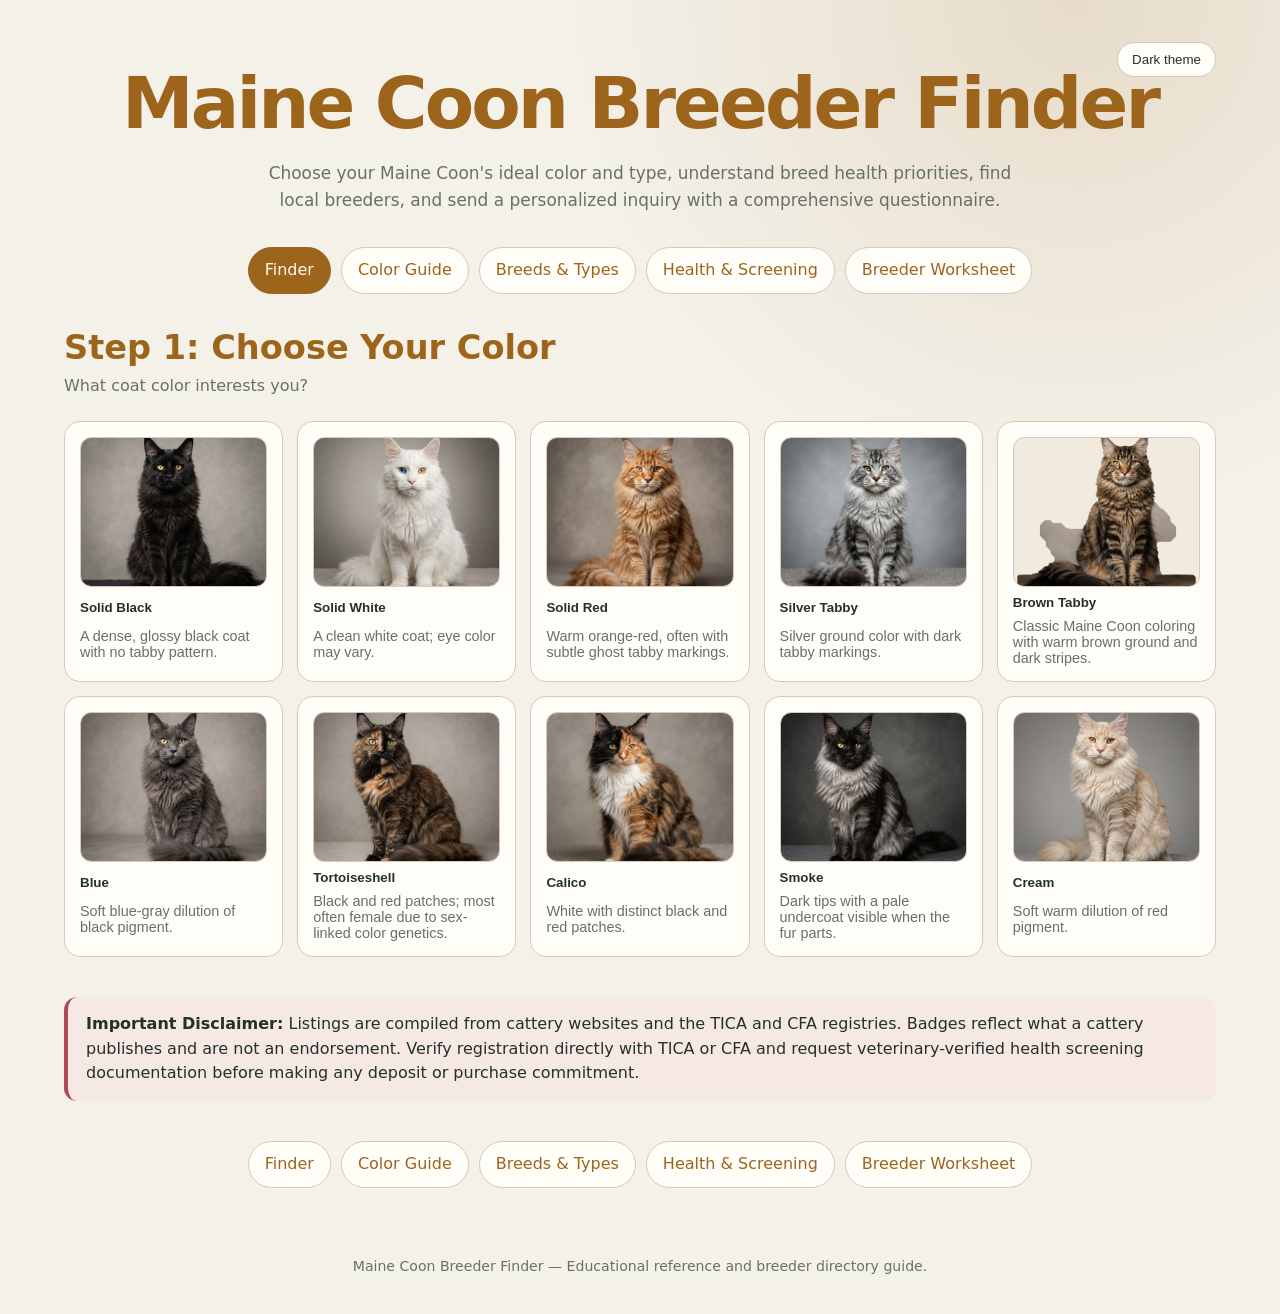
<file: index.html>
<!doctype html>
<html lang="en">
<head>
<meta charset="utf-8">
<meta name="viewport" content="width=device-width,initial-scale=1">
<title>Maine Coon Breeder Finder</title>
<meta name="description" content="Select your ideal Maine Coon color and type, review health risks and vet timelines, find local breeders, and generate a personalized inquiry with breeder questionnaire.">
<link rel="stylesheet" href="/styles.css">
</head>
<body>
<div class="wrap">

<header class="hero">
  <h1>Maine Coon Breeder Finder</h1>
  <p class="lead">Choose your Maine Coon's ideal color and type, understand breed health priorities, find local breeders, and send a personalized inquiry with a comprehensive questionnaire.</p>
  <button id="themeToggle" class="theme-btn" aria-label="Toggle dark/light theme">Dark theme</button>
</header>

<nav class="nav">
  <a href="/" class="current">Finder</a>
  <a href="/colors.html">Color Guide</a>
  <a href="/breeds.html">Breeds &amp; Types</a>
  <a href="/health.html">Health &amp; Screening</a>
  <a href="/worksheet.html">Breeder Worksheet</a>
</nav>

<section class="finder-step step-1 active">
  <h2>Step 1: Choose Your Color</h2>
  <p class="sub">What coat color interests you?</p>
  <div class="color-grid" id="colorGrid">
    <!-- Colors will be inserted by script -->
  </div>
</section>

<section class="finder-step step-2">
  <h2>Step 2: Select Your Preferred Type</h2>
  <p class="sub">Maine Coons come in subtle regional variations.</p>
  <div class="type-cards">
    <div class="type-card" data-type="american">
      <h3>American Type</h3>
      <p>Larger frame, muscular build, prominent ruff. Valued for size and classical Maine Coon appearance.</p>
      <ul class="traits">
        <li>Weight: 13–18+ lbs</li>
        <li>Head: Square, defined</li>
        <li>Ears: Large with tufts</li>
        <li>Body: Long, muscular</li>
      </ul>
      <button class="type-select" data-type="american">Select American Type</button>
    </div>
    <div class="type-card" data-type="european">
      <h3>European Type</h3>
      <p>Leaner, refined build, finer bone structure. Emphasizes elegance alongside breed standards.</p>
      <ul class="traits">
        <li>Weight: 11–15 lbs</li>
        <li>Head: Refined contours</li>
        <li>Ears: Proportionate to head</li>
        <li>Body: Lean, athletic</li>
      </ul>
      <button class="type-select" data-type="european">Select European Type</button>
    </div>
  </div>
</section>

<section class="finder-step step-3">
  <h2>Step 3: Key Health Priorities</h2>
  <p class="sub">Maine Coons have breed-specific health considerations. Review these before contacting a breeder.</p>
  
  <div class="health-priorities">
    <div class="priority-card major">
      <h3>Hypertrophic Cardiomyopathy (HCM)</h3>
      <p class="sub">Highest priority — affects up to 30% of Maine Coons.</p>
      <p><b>What it is:</b> Thickening of the heart muscle, reducing its ability to pump effectively.</p>
      <p><b>Screening:</b> Echocardiogram by a board-certified cardiologist. Repeat every 1–2 years.</p>
      <p><b>Warning signs:</b> Rapid/irregular heartbeat, lethargy, difficulty breathing, hind-leg paralysis (blood clot).</p>
      <p class="flag"><b>Ask breeders:</b> "What is the cardiac history of both parents? When was each last screened? Do you have echocardiogram reports?"</p>
    </div>

    <div class="priority-card">
      <h3>Hip Dysplasia</h3>
      <p class="sub">Malformation of the hip joint; degree varies.</p>
      <p><b>Screening:</b> X-rays evaluated by PennHIP or OFA. Preferably before breeding.</p>
      <p><b>Warning signs:</b> Difficulty jumping, rear-leg weakness, limping, reduced activity.</p>
      <p class="flag"><b>Ask breeders:</b> "Have both parents been hip-scored? What are the OFA or PennHIP results?"</p>
    </div>

    <div class="priority-card">
      <h3>Spinal Muscular Atrophy (SMA)</h3>
      <p class="sub">Rare but severe; kitten becomes progressively weak.</p>
      <p><b>Genetics:</b> Recessive — kitten must inherit the mutation from both parents.</p>
      <p><b>Test:</b> DNA test available; ethical breeders test parents.</p>
      <p class="flag"><b>Ask breeders:</b> "Have both parents been DNA-tested for SMA? Can you provide the results?"</p>
    </div>

    <div class="priority-card">
      <h3>Polycystic Kidney Disease (PKD)</h3>
      <p class="sub">Cysts form in the kidneys; leads to kidney failure.</p>
      <p><b>Genetics:</b> Recessive — inherited from both parents.</p>
      <p><b>Test:</b> Ultrasound screening; DNA test for some lineages.</p>
      <p class="flag"><b>Ask breeders:</b> "Have both parents been tested for PKD via ultrasound or DNA? What were the results?"</p>
    </div>
  </div>

  <div class="vet-timeline">
    <h3>Veterinary Care Timeline</h3>
    <div class="stage">
      <div class="age">8–12 weeks <span>Kitten arrival</span></div>
      <div class="stage-detail">
        <ul>
          <li>First vet exam and vaccines (FVRCP series)</li>
          <li>Parasite screening and prevention</li>
          <li>Ask breeder for kitten's medical history</li>
        </ul>
      </div>
    </div>
    <div class="stage">
      <div class="age">16 weeks <span>Booster and neuter/spay</span></div>
      <div class="stage-detail">
        <ul>
          <li>Final kitten vaccine booster</li>
          <li>Feline leukemia (FeLV) test if outdoor access</li>
          <li>Schedule spay/neuter if planned</li>
        </ul>
      </div>
    </div>
    <div class="stage">
      <div class="age">1 year <span>Adult baseline</span></div>
      <div class="stage-detail">
        <ul>
          <li><b>Echocardiogram for HCM screening</b> (first priority)</li>
          <li>Annual wellness exam</li>
          <li>Blood and urine baseline</li>
          <li>Discuss dental care plan</li>
        </ul>
      </div>
    </div>
    <div class="stage">
      <div class="age">2–7 years <span>Prime adult</span></div>
      <div class="stage-detail">
        <ul>
          <li>Annual wellness exams</li>
          <li>Repeat echocardiogram every 1–2 years (HCM)</li>
          <li>Monitor weight and activity</li>
          <li>Watch for joint issues given large frame</li>
        </ul>
      </div>
    </div>
    <div class="stage">
      <div class="age">7+ years <span>Senior</span></div>
      <div class="stage-detail">
        <ul>
          <li>Wellness exams every 6 months</li>
          <li>Annual or biennial echocardiogram</li>
          <li>Blood work to monitor kidney and thyroid function</li>
          <li>Discuss pain management and quality-of-life planning</li>
        </ul>
      </div>
    </div>
  </div>

  <button class="primary-btn" onclick="advanceTo(4)">Continue to Breeder Search</button>
</section>

<section class="finder-step step-4">
  <h2>Step 4: Find Local Breeders</h2>
  <p class="sub">Enter your location and search radius to find Maine Coon breeders near you.</p>
  
  <div class="search-form">
    <div class="form-group">
      <label for="zipInput">ZIP Code (US only)</label>
      <input type="text" id="zipInput" placeholder="e.g., 02134" maxlength="5">
      <div class="hint">We'll use this to calculate distance from breeders.</div>
    </div>
    
    <div class="form-group">
      <label for="radiusInput">Search Radius (miles)</label>
      <select id="radiusInput">
        <option value="">Choose a radius...</option>
        <option value="25">25 miles</option>
        <option value="50">50 miles</option>
        <option value="100">100 miles</option>
        <option value="200">200 miles</option>
        <option value="500">500 miles (nationwide)</option>
      </select>
      <div class="hint">How far are you willing to travel for a breeder consultation?</div>
    </div>

    <button class="primary-btn" id="searchBtn" disabled>Search Breeders</button>
    <div id="searchStatus" class="search-status"></div>
  </div>

  <div id="breederResults" class="breeder-results"></div>
</section>

<section class="finder-step step-5">
  <h2>Step 5: Review and Contact</h2>
  <p class="sub">Prepare your inquiry with the breeder questionnaire pre-loaded.</p>
  
  <div id="inquiryPreview" class="inquiry-preview"></div>
  <div id="selectedBreederInfo" class="selected-breeder-info"></div>
  
  <button class="primary-btn" id="generateEmailBtn" disabled>Generate Email Draft</button>
  <div id="emailDraft" class="email-draft-box"></div>
</section>

<div class="flag">
  <b>Important Disclaimer:</b> Listings are compiled from cattery websites and the TICA and CFA registries. Badges reflect what a cattery publishes and are not an endorsement. Verify registration directly with TICA or CFA and request veterinary-verified health screening documentation before making any deposit or purchase commitment.
</div>

<nav class="nav" style="margin-top:40px">
  <a href="/">Finder</a>
  <a href="/colors.html">Color Guide</a>
  <a href="/breeds.html">Breeds &amp; Types</a>
  <a href="/health.html">Health &amp; Screening</a>
  <a href="/worksheet.html">Breeder Worksheet</a>
</nav>

<footer>Maine Coon Breeder Finder — Educational reference and breeder directory guide.</footer>

</div>

<script src="/script.js"></script>
</body>
</html>
</file>
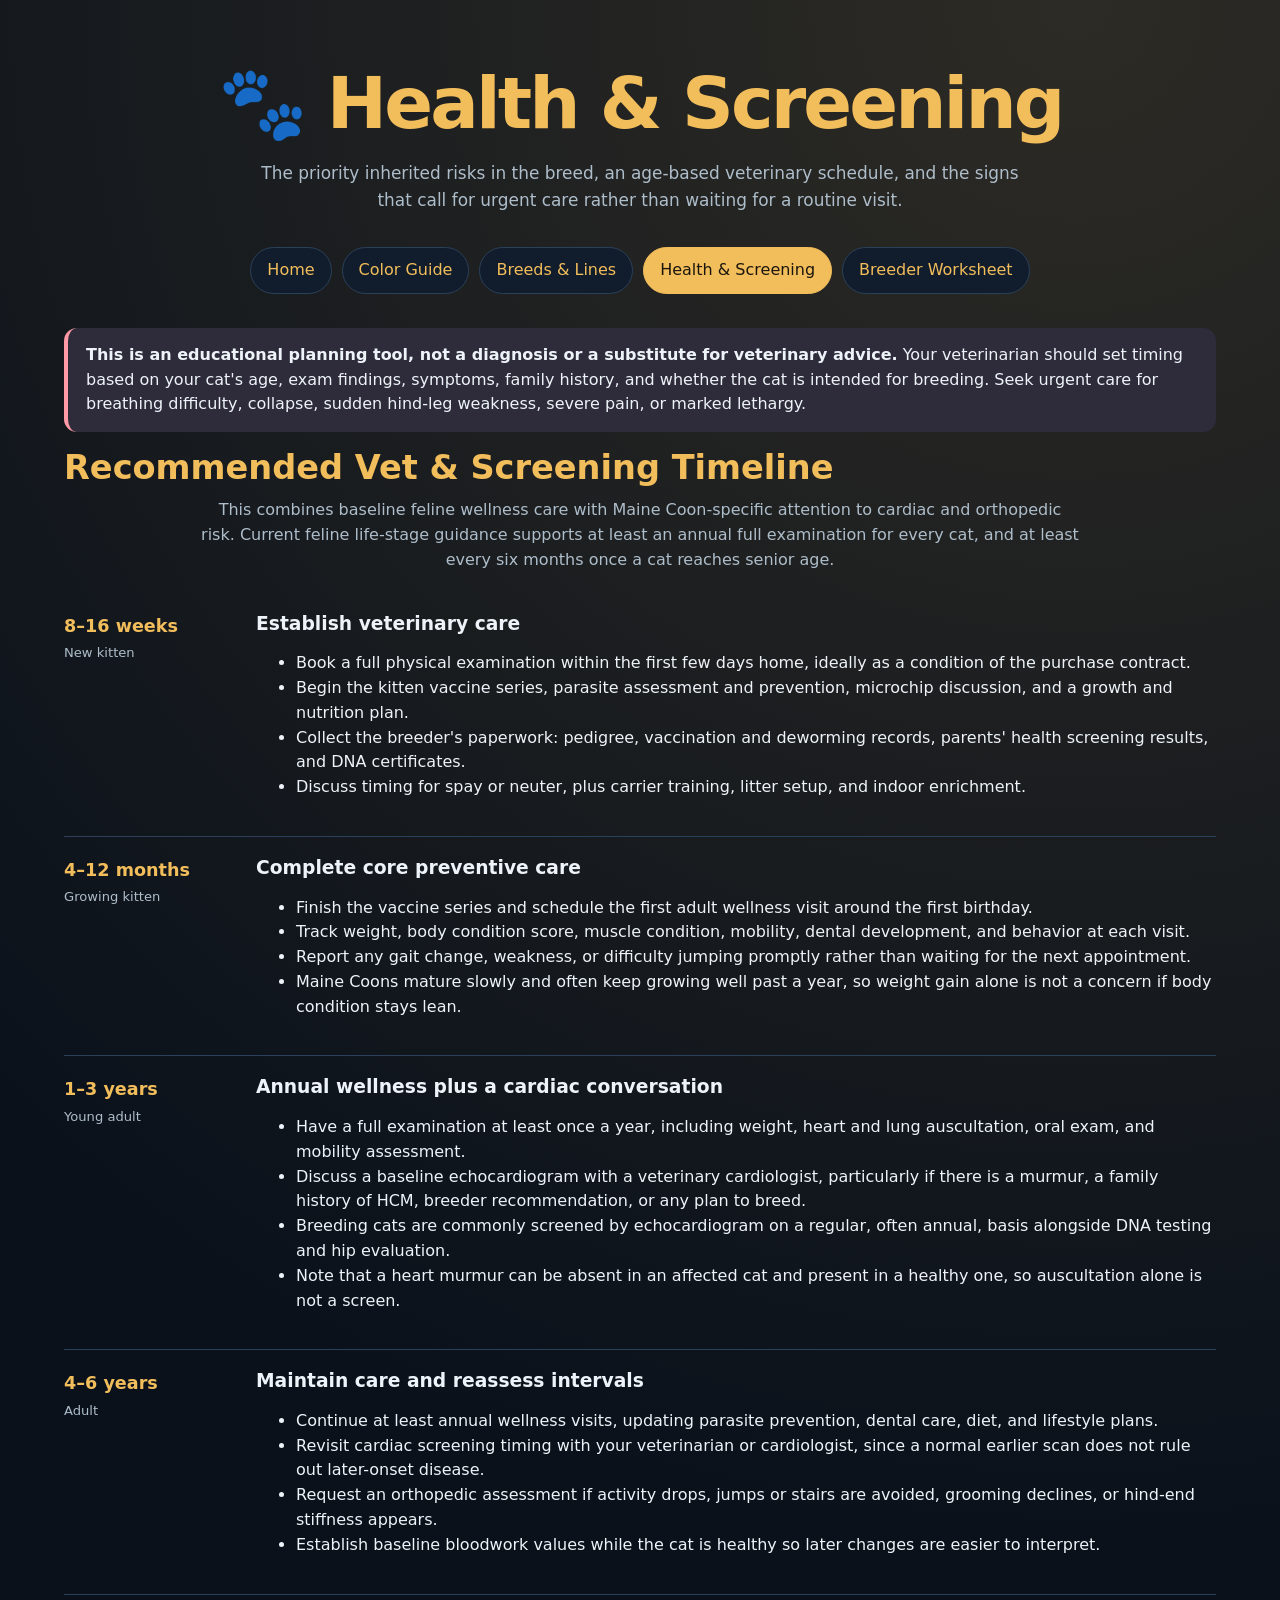
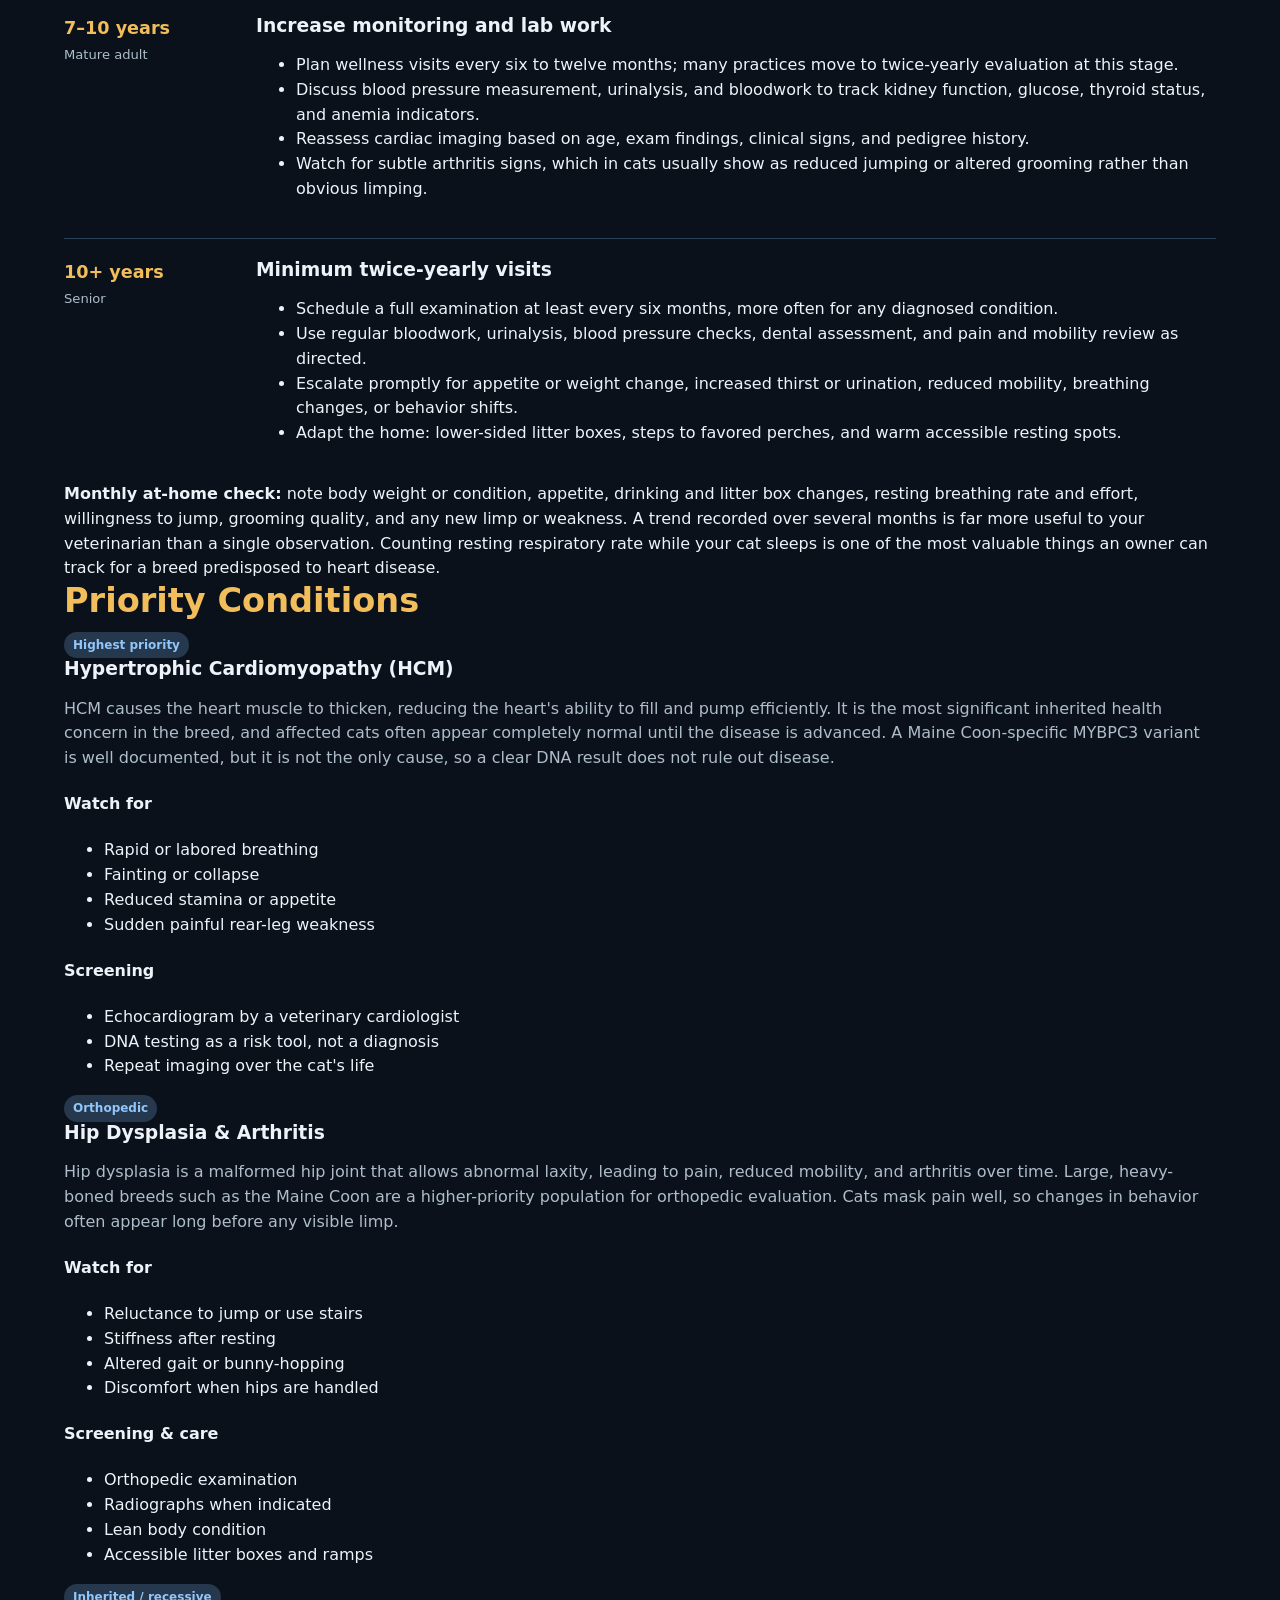
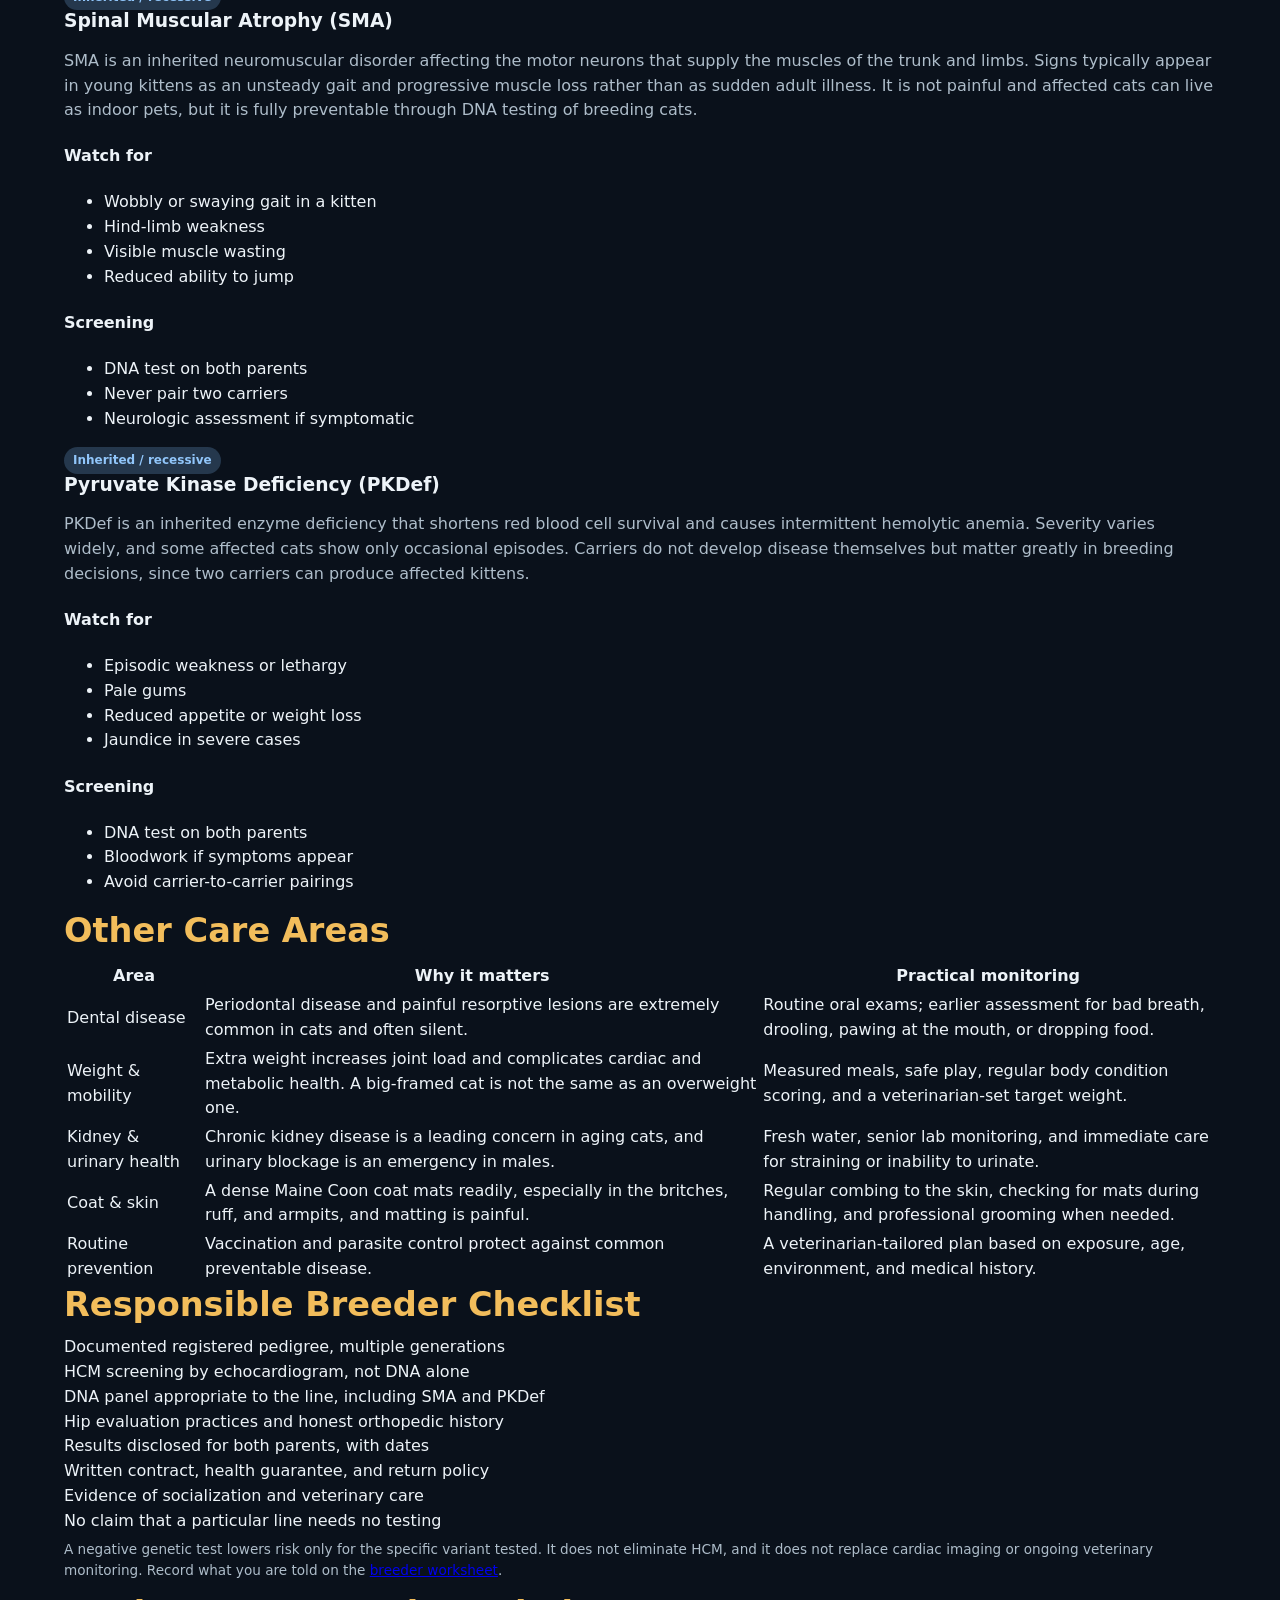
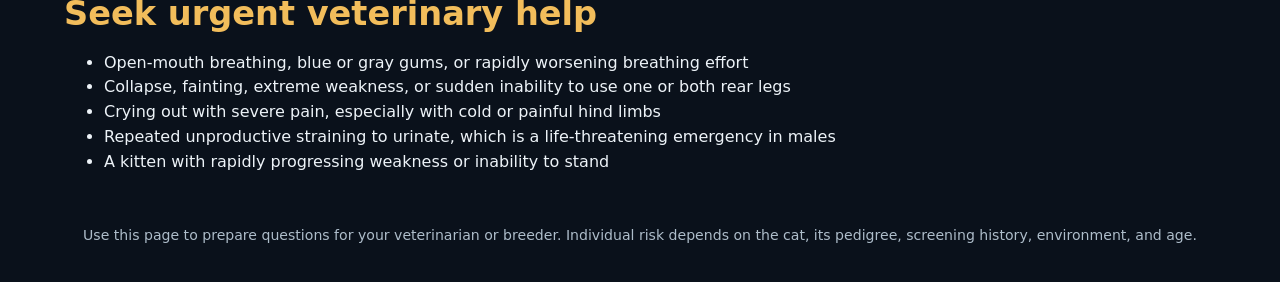
<file: health.html>
<!doctype html>
<html lang="en">
<head>
<meta charset="utf-8">
<meta name="viewport" content="width=device-width,initial-scale=1">
<title>Maine Coon Health &amp; Screening</title>
<meta name="description" content="Maine Coon health risks including HCM, hip dysplasia, SMA and PKDef, plus an age-based veterinary screening timeline.">
<link rel="stylesheet" href="/styles.css">
</head>
<body>
<div class="wrap">

<header class="hero">
  <h1>🐾 Health &amp; Screening</h1>
  <p class="lead">The priority inherited risks in the breed, an age-based veterinary schedule, and the signs that call for urgent care rather than waiting for a routine visit.</p>
</header>

<nav class="nav">
  <a href="/">Home</a>
  <a href="/colors.html">Color Guide</a>
  <a href="/breeds.html">Breeds &amp; Lines</a>
  <a href="/health.html" class="current">Health &amp; Screening</a>
  <a href="/worksheet.html">Breeder Worksheet</a>
</nav>

<div class="flag">
  <b>This is an educational planning tool, not a diagnosis or a substitute for veterinary advice.</b> Your veterinarian should set timing based on your cat's age, exam findings, symptoms, family history, and whether the cat is intended for breeding. Seek urgent care for breathing difficulty, collapse, sudden hind-leg weakness, severe pain, or marked lethargy.
</div>

<h2 class="section-title">Recommended Vet &amp; Screening Timeline</h2>
<p style="text-align:center;max-width:880px;margin:0 auto 20px">This combines baseline feline wellness care with Maine Coon-specific attention to cardiac and orthopedic risk. Current feline life-stage guidance supports at least an annual full examination for every cat, and at least every six months once a cat reaches senior age.</p>

<div class="card pad">

  <div class="stage">
    <div class="age">8–16 weeks<span>New kitten</span></div>
    <div>
      <h3>Establish veterinary care</h3>
      <ul>
        <li>Book a full physical examination within the first few days home, ideally as a condition of the purchase contract.</li>
        <li>Begin the kitten vaccine series, parasite assessment and prevention, microchip discussion, and a growth and nutrition plan.</li>
        <li>Collect the breeder's paperwork: pedigree, vaccination and deworming records, parents' health screening results, and DNA certificates.</li>
        <li>Discuss timing for spay or neuter, plus carrier training, litter setup, and indoor enrichment.</li>
      </ul>
    </div>
  </div>

  <div class="stage">
    <div class="age">4–12 months<span>Growing kitten</span></div>
    <div>
      <h3>Complete core preventive care</h3>
      <ul>
        <li>Finish the vaccine series and schedule the first adult wellness visit around the first birthday.</li>
        <li>Track weight, body condition score, muscle condition, mobility, dental development, and behavior at each visit.</li>
        <li>Report any gait change, weakness, or difficulty jumping promptly rather than waiting for the next appointment.</li>
        <li>Maine Coons mature slowly and often keep growing well past a year, so weight gain alone is not a concern if body condition stays lean.</li>
      </ul>
    </div>
  </div>

  <div class="stage">
    <div class="age">1–3 years<span>Young adult</span></div>
    <div>
      <h3>Annual wellness plus a cardiac conversation</h3>
      <ul>
        <li>Have a full examination at least once a year, including weight, heart and lung auscultation, oral exam, and mobility assessment.</li>
        <li>Discuss a baseline echocardiogram with a veterinary cardiologist, particularly if there is a murmur, a family history of HCM, breeder recommendation, or any plan to breed.</li>
        <li>Breeding cats are commonly screened by echocardiogram on a regular, often annual, basis alongside DNA testing and hip evaluation.</li>
        <li>Note that a heart murmur can be absent in an affected cat and present in a healthy one, so auscultation alone is not a screen.</li>
      </ul>
    </div>
  </div>

  <div class="stage">
    <div class="age">4–6 years<span>Adult</span></div>
    <div>
      <h3>Maintain care and reassess intervals</h3>
      <ul>
        <li>Continue at least annual wellness visits, updating parasite prevention, dental care, diet, and lifestyle plans.</li>
        <li>Revisit cardiac screening timing with your veterinarian or cardiologist, since a normal earlier scan does not rule out later-onset disease.</li>
        <li>Request an orthopedic assessment if activity drops, jumps or stairs are avoided, grooming declines, or hind-end stiffness appears.</li>
        <li>Establish baseline bloodwork values while the cat is healthy so later changes are easier to interpret.</li>
      </ul>
    </div>
  </div>

  <div class="stage">
    <div class="age">7–10 years<span>Mature adult</span></div>
    <div>
      <h3>Increase monitoring and lab work</h3>
      <ul>
        <li>Plan wellness visits every six to twelve months; many practices move to twice-yearly evaluation at this stage.</li>
        <li>Discuss blood pressure measurement, urinalysis, and bloodwork to track kidney function, glucose, thyroid status, and anemia indicators.</li>
        <li>Reassess cardiac imaging based on age, exam findings, clinical signs, and pedigree history.</li>
        <li>Watch for subtle arthritis signs, which in cats usually show as reduced jumping or altered grooming rather than obvious limping.</li>
      </ul>
    </div>
  </div>

  <div class="stage">
    <div class="age">10+ years<span>Senior</span></div>
    <div>
      <h3>Minimum twice-yearly visits</h3>
      <ul>
        <li>Schedule a full examination at least every six months, more often for any diagnosed condition.</li>
        <li>Use regular bloodwork, urinalysis, blood pressure checks, dental assessment, and pain and mobility review as directed.</li>
        <li>Escalate promptly for appetite or weight change, increased thirst or urination, reduced mobility, breathing changes, or behavior shifts.</li>
        <li>Adapt the home: lower-sided litter boxes, steps to favored perches, and warm accessible resting spots.</li>
      </ul>
    </div>
  </div>

</div>

<div class="tip">
  <b>Monthly at-home check:</b> note body weight or condition, appetite, drinking and litter box changes, resting breathing rate and effort, willingness to jump, grooming quality, and any new limp or weakness. A trend recorded over several months is far more useful to your veterinarian than a single observation. Counting resting respiratory rate while your cat sleeps is one of the most valuable things an owner can track for a breed predisposed to heart disease.
</div>

<h2 class="section-title">Priority Conditions</h2>
<div class="grid2">

  <article class="card pad">
    <span class="badge major">Highest priority</span>
    <h3>Hypertrophic Cardiomyopathy (HCM)</h3>
    <p>HCM causes the heart muscle to thicken, reducing the heart's ability to fill and pump efficiently. It is the most significant inherited health concern in the breed, and affected cats often appear completely normal until the disease is advanced. A Maine Coon-specific MYBPC3 variant is well documented, but it is not the only cause, so a clear DNA result does not rule out disease.</p>
    <div class="row">
      <div class="box"><h4>Watch for</h4><ul><li>Rapid or labored breathing</li><li>Fainting or collapse</li><li>Reduced stamina or appetite</li><li>Sudden painful rear-leg weakness</li></ul></div>
      <div class="box"><h4>Screening</h4><ul><li>Echocardiogram by a veterinary cardiologist</li><li>DNA testing as a risk tool, not a diagnosis</li><li>Repeat imaging over the cat's life</li></ul></div>
    </div>
  </article>

  <article class="card pad">
    <span class="badge inherited">Orthopedic</span>
    <h3>Hip Dysplasia &amp; Arthritis</h3>
    <p>Hip dysplasia is a malformed hip joint that allows abnormal laxity, leading to pain, reduced mobility, and arthritis over time. Large, heavy-boned breeds such as the Maine Coon are a higher-priority population for orthopedic evaluation. Cats mask pain well, so changes in behavior often appear long before any visible limp.</p>
    <div class="row">
      <div class="box"><h4>Watch for</h4><ul><li>Reluctance to jump or use stairs</li><li>Stiffness after resting</li><li>Altered gait or bunny-hopping</li><li>Discomfort when hips are handled</li></ul></div>
      <div class="box"><h4>Screening &amp; care</h4><ul><li>Orthopedic examination</li><li>Radiographs when indicated</li><li>Lean body condition</li><li>Accessible litter boxes and ramps</li></ul></div>
    </div>
  </article>

  <article class="card pad">
    <span class="badge inherited">Inherited / recessive</span>
    <h3>Spinal Muscular Atrophy (SMA)</h3>
    <p>SMA is an inherited neuromuscular disorder affecting the motor neurons that supply the muscles of the trunk and limbs. Signs typically appear in young kittens as an unsteady gait and progressive muscle loss rather than as sudden adult illness. It is not painful and affected cats can live as indoor pets, but it is fully preventable through DNA testing of breeding cats.</p>
    <div class="row">
      <div class="box"><h4>Watch for</h4><ul><li>Wobbly or swaying gait in a kitten</li><li>Hind-limb weakness</li><li>Visible muscle wasting</li><li>Reduced ability to jump</li></ul></div>
      <div class="box"><h4>Screening</h4><ul><li>DNA test on both parents</li><li>Never pair two carriers</li><li>Neurologic assessment if symptomatic</li></ul></div>
    </div>
  </article>

  <article class="card pad">
    <span class="badge inherited">Inherited / recessive</span>
    <h3>Pyruvate Kinase Deficiency (PKDef)</h3>
    <p>PKDef is an inherited enzyme deficiency that shortens red blood cell survival and causes intermittent hemolytic anemia. Severity varies widely, and some affected cats show only occasional episodes. Carriers do not develop disease themselves but matter greatly in breeding decisions, since two carriers can produce affected kittens.</p>
    <div class="row">
      <div class="box"><h4>Watch for</h4><ul><li>Episodic weakness or lethargy</li><li>Pale gums</li><li>Reduced appetite or weight loss</li><li>Jaundice in severe cases</li></ul></div>
      <div class="box"><h4>Screening</h4><ul><li>DNA test on both parents</li><li>Bloodwork if symptoms appear</li><li>Avoid carrier-to-carrier pairings</li></ul></div>
    </div>
  </article>

</div>

<h2 class="section-title">Other Care Areas</h2>
<div class="tablewrap">
  <table>
    <thead><tr><th>Area</th><th>Why it matters</th><th>Practical monitoring</th></tr></thead>
    <tbody>
      <tr><td>Dental disease</td><td>Periodontal disease and painful resorptive lesions are extremely common in cats and often silent.</td><td>Routine oral exams; earlier assessment for bad breath, drooling, pawing at the mouth, or dropping food.</td></tr>
      <tr><td>Weight &amp; mobility</td><td>Extra weight increases joint load and complicates cardiac and metabolic health. A big-framed cat is not the same as an overweight one.</td><td>Measured meals, safe play, regular body condition scoring, and a veterinarian-set target weight.</td></tr>
      <tr><td>Kidney &amp; urinary health</td><td>Chronic kidney disease is a leading concern in aging cats, and urinary blockage is an emergency in males.</td><td>Fresh water, senior lab monitoring, and immediate care for straining or inability to urinate.</td></tr>
      <tr><td>Coat &amp; skin</td><td>A dense Maine Coon coat mats readily, especially in the britches, ruff, and armpits, and matting is painful.</td><td>Regular combing to the skin, checking for mats during handling, and professional grooming when needed.</td></tr>
      <tr><td>Routine prevention</td><td>Vaccination and parasite control protect against common preventable disease.</td><td>A veterinarian-tailored plan based on exposure, age, environment, and medical history.</td></tr>
    </tbody>
  </table>
</div>

<section class="checklist">
  <h2>Responsible Breeder Checklist</h2>
  <div class="checks">
    <div>Documented registered pedigree, multiple generations</div>
    <div>HCM screening by echocardiogram, not DNA alone</div>
    <div>DNA panel appropriate to the line, including SMA and PKDef</div>
    <div>Hip evaluation practices and honest orthopedic history</div>
    <div>Results disclosed for both parents, with dates</div>
    <div>Written contract, health guarantee, and return policy</div>
    <div>Evidence of socialization and veterinary care</div>
    <div>No claim that a particular line needs no testing</div>
  </div>
  <p class="small">A negative genetic test lowers risk only for the specific variant tested. It does not eliminate HCM, and it does not replace cardiac imaging or ongoing veterinary monitoring. Record what you are told on the <a href="/worksheet.html">breeder worksheet</a>.</p>
</section>

<section class="emergency">
  <h2>Seek urgent veterinary help</h2>
  <ul>
    <li>Open-mouth breathing, blue or gray gums, or rapidly worsening breathing effort</li>
    <li>Collapse, fainting, extreme weakness, or sudden inability to use one or both rear legs</li>
    <li>Crying out with severe pain, especially with cold or painful hind limbs</li>
    <li>Repeated unproductive straining to urinate, which is a life-threatening emergency in males</li>
    <li>A kitten with rapidly progressing weakness or inability to stand</li>
  </ul>
</section>

<footer>Use this page to prepare questions for your veterinarian or breeder. Individual risk depends on the cat, its pedigree, screening history, environment, and age.</footer>
</div>
</body>
</html>
</file>
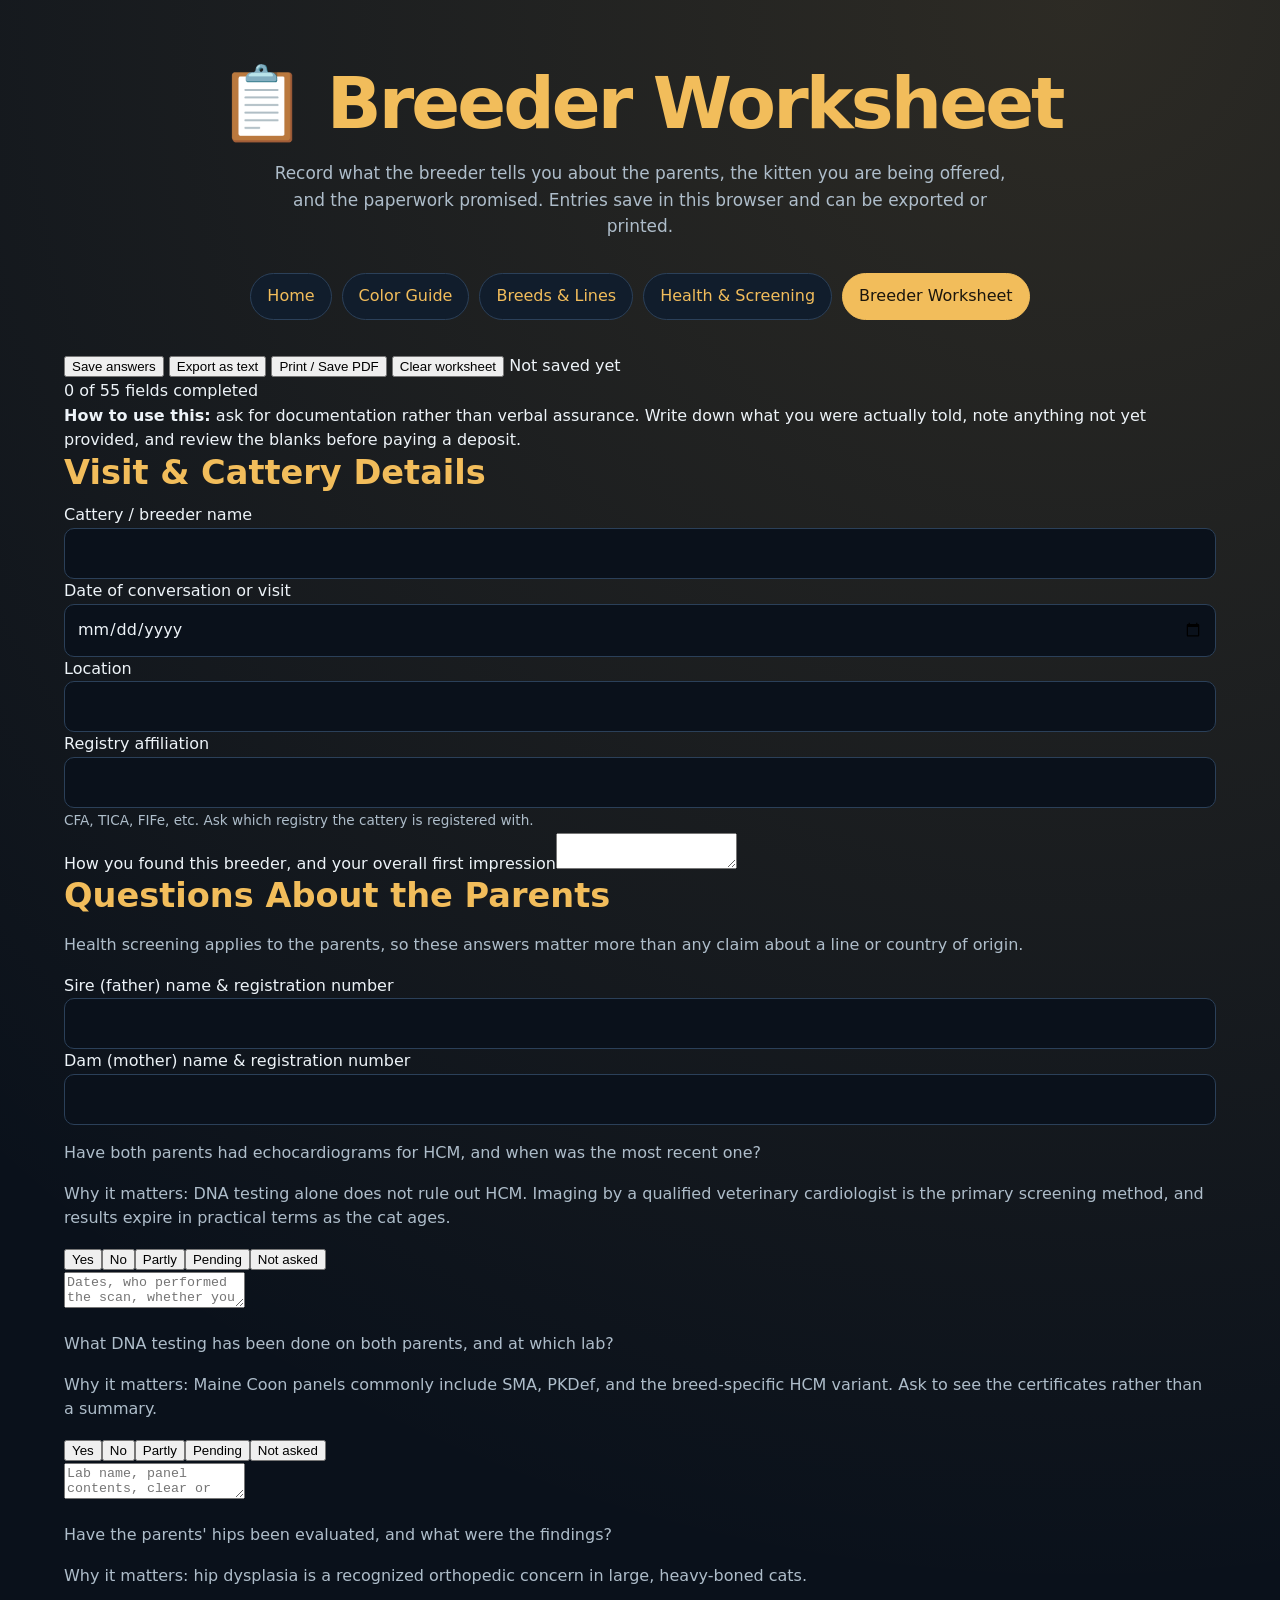
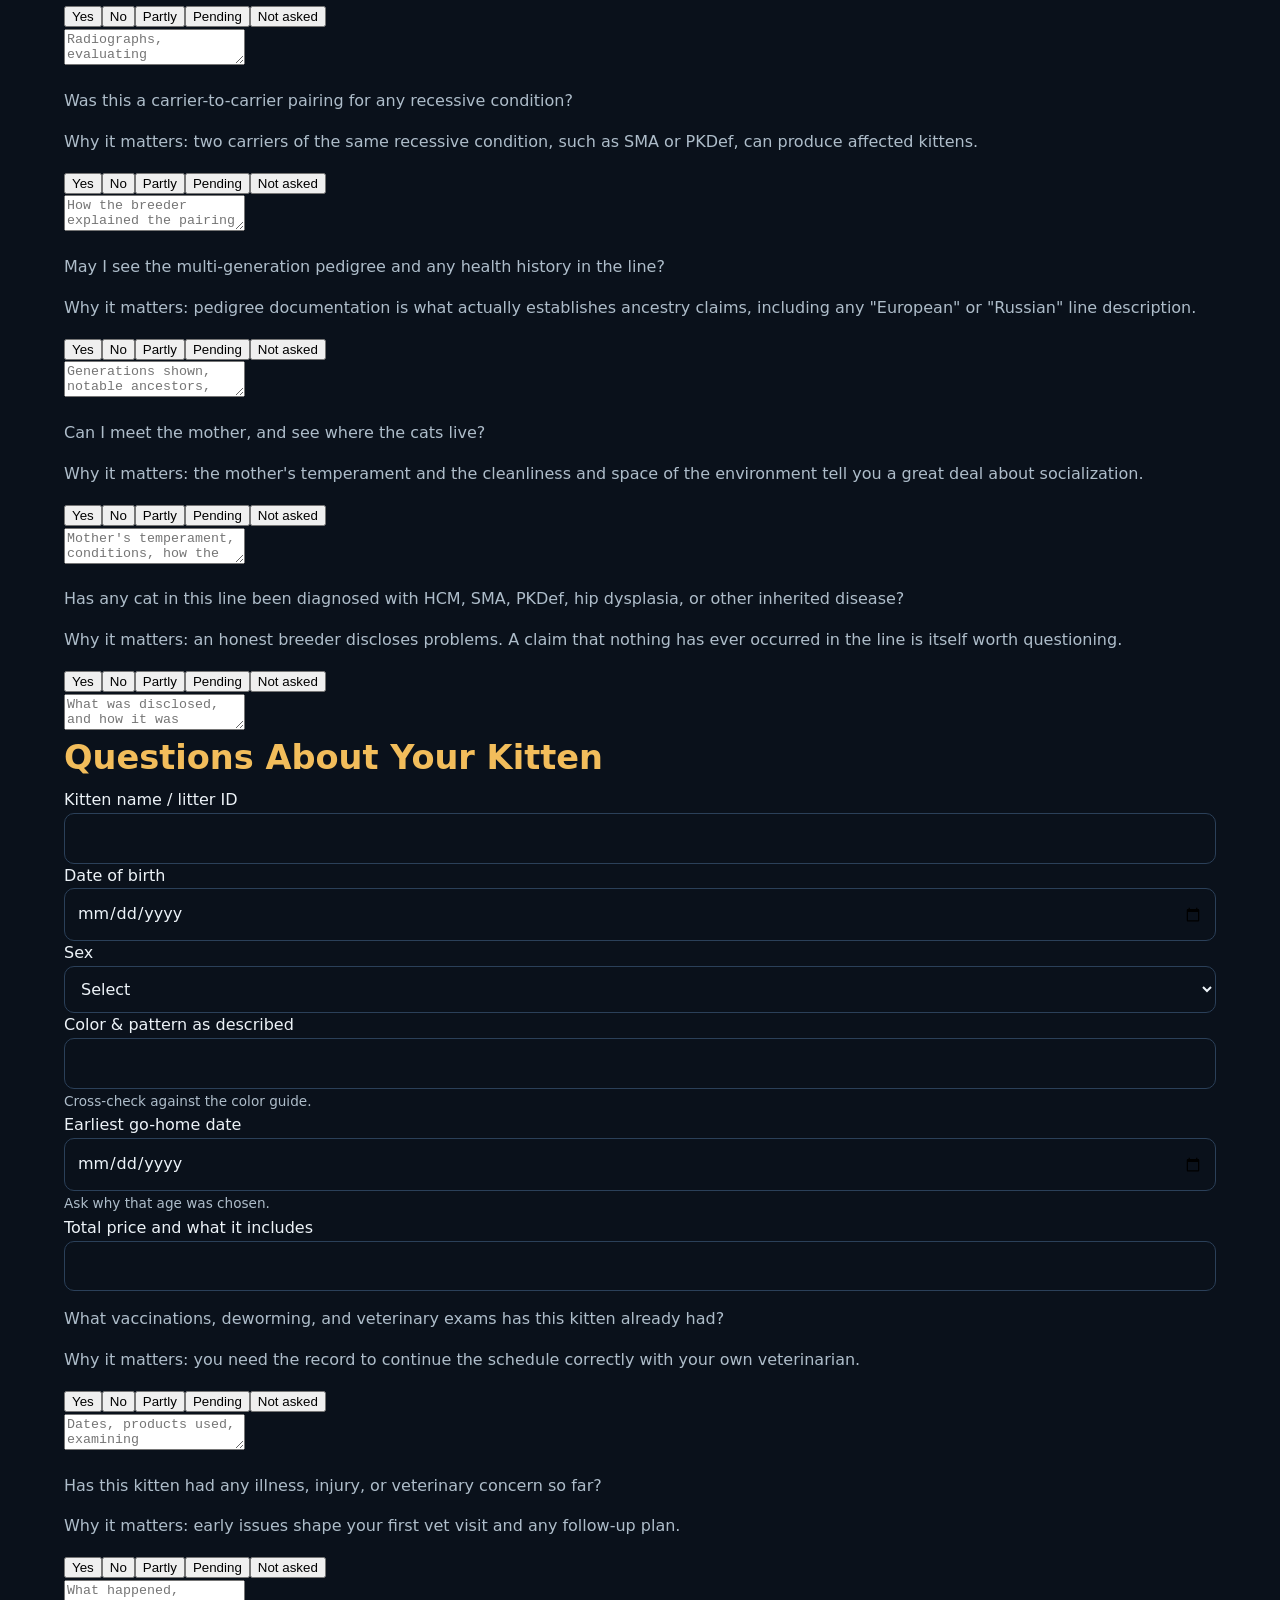
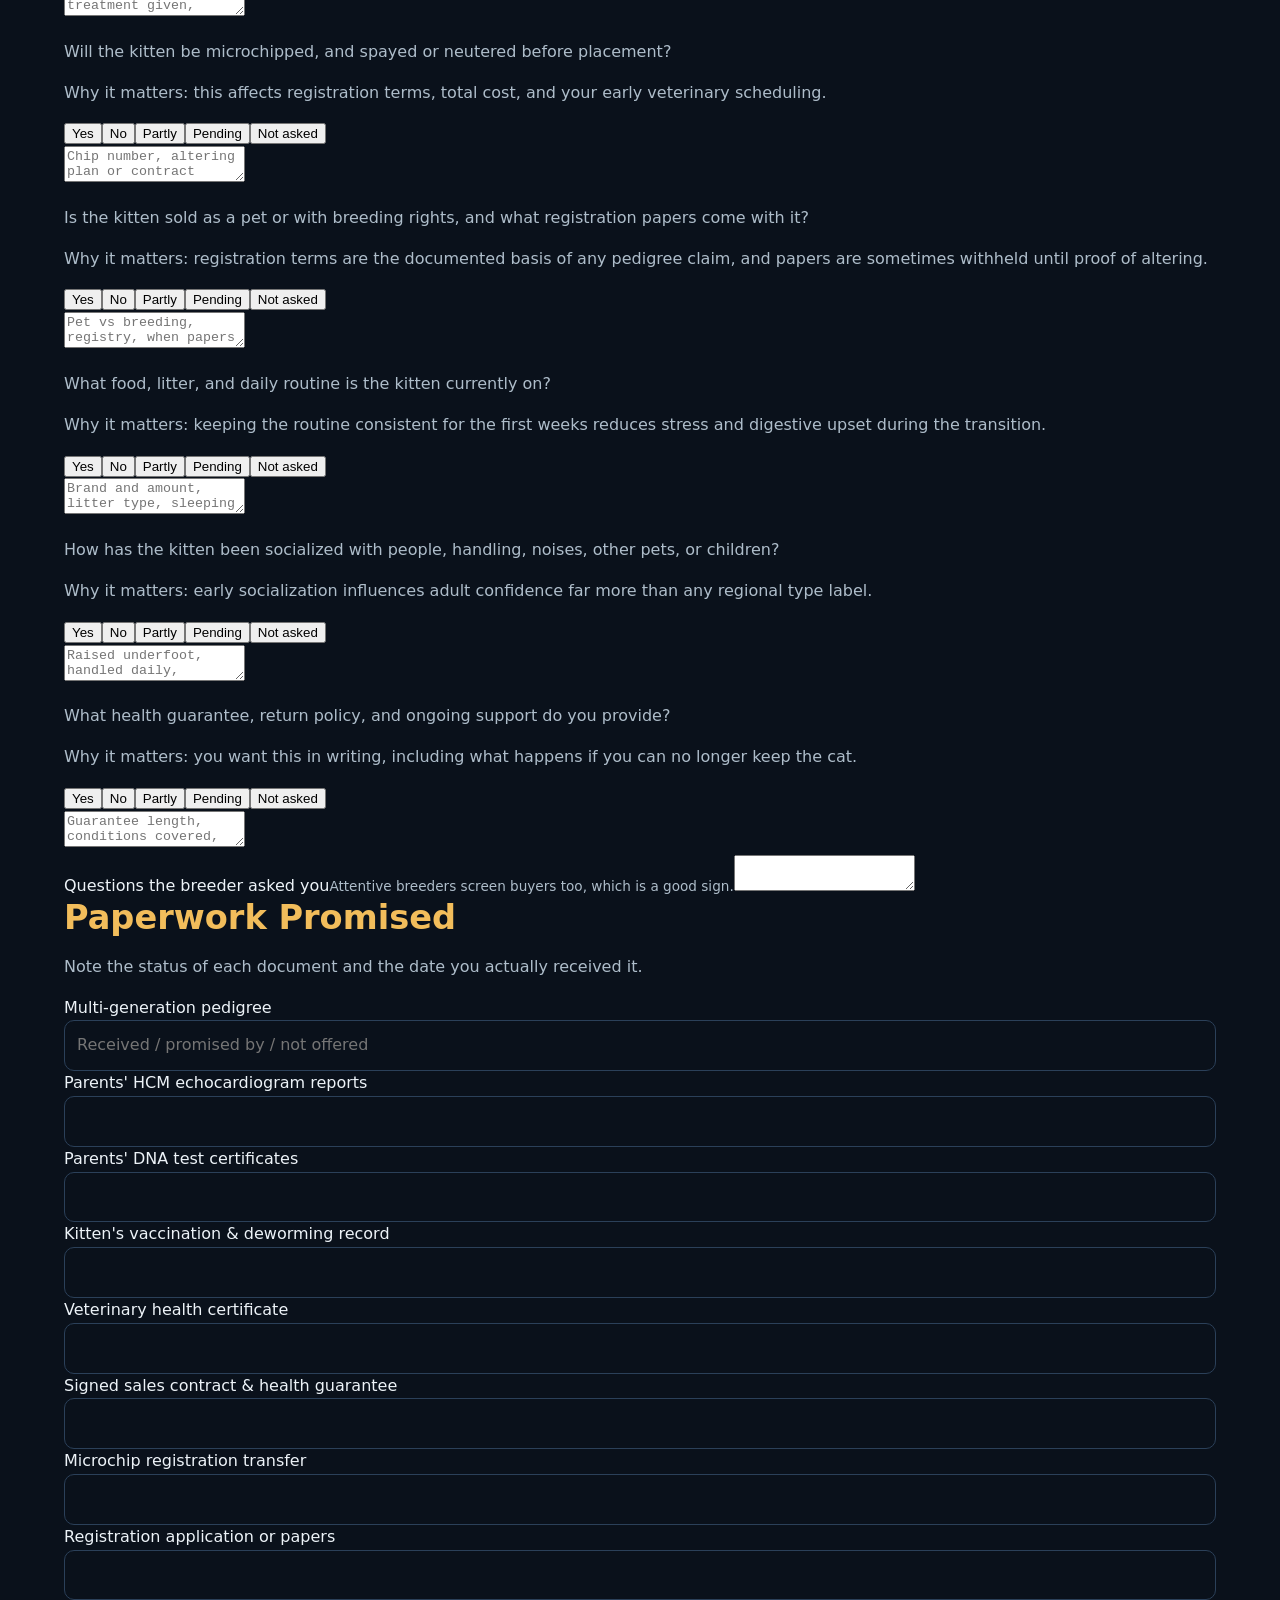
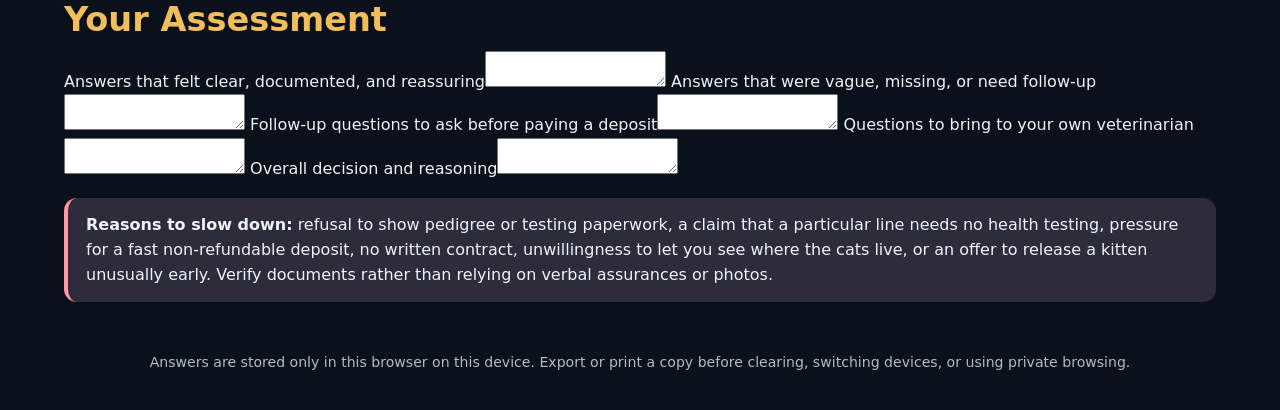
<file: worksheet.html>
<!doctype html>
<html lang="en">
<head>
<meta charset="utf-8">
<meta name="viewport" content="width=device-width,initial-scale=1">
<title>Maine Coon Breeder Worksheet</title>
<meta name="description" content="Fillable worksheet for recording breeder answers about Maine Coon parents, kitten health, and paperwork.">
<link rel="stylesheet" href="/styles.css">
</head>
<body>
<div class="wrap">

<header class="hero">
  <h1>📋 Breeder Worksheet</h1>
  <p class="lead">Record what the breeder tells you about the parents, the kitten you are being offered, and the paperwork promised. Entries save in this browser and can be exported or printed.</p>
</header>

<nav class="nav">
  <a href="/">Home</a>
  <a href="/colors.html">Color Guide</a>
  <a href="/breeds.html">Breeds &amp; Lines</a>
  <a href="/health.html">Health &amp; Screening</a>
  <a href="/worksheet.html" class="current">Breeder Worksheet</a>
</nav>

<div class="toolbar">
  <button class="primary" onclick="saveAll()">Save answers</button>
  <button onclick="exportText()">Export as text</button>
  <button onclick="window.print()">Print / Save PDF</button>
  <button class="ghost" onclick="clearAll()">Clear worksheet</button>
  <span class="status" id="status">Not saved yet</span>
</div>

<div class="count" id="progress">0 of 0 fields completed</div>
<div class="bar"><span id="barfill"></span></div>

<div class="tip"><b>How to use this:</b> ask for documentation rather than verbal assurance. Write down what you were actually told, note anything not yet provided, and review the blanks before paying a deposit.</div>

<section class="section">
  <h2>Visit &amp; Cattery Details</h2>
  <div class="pair">
    <div><label>Cattery / breeder name<input type="text" data-k="cattery"></label></div>
    <div><label>Date of conversation or visit<input type="date" data-k="visitdate"></label></div>
    <div><label>Location<input type="text" data-k="location"></label></div>
    <div><label>Registry affiliation<input type="text" data-k="registry"><span class="hint">CFA, TICA, FIFe, etc. Ask which registry the cattery is registered with.</span></label></div>
  </div>
  <label>How you found this breeder, and your overall first impression<textarea data-k="impression"></textarea></label>
</section>

<section class="section">
  <h2>Questions About the Parents</h2>
  <p>Health screening applies to the parents, so these answers matter more than any claim about a line or country of origin.</p>
  <div class="pair">
    <div><label>Sire (father) name &amp; registration number<input type="text" data-k="sire"></label></div>
    <div><label>Dam (mother) name &amp; registration number<input type="text" data-k="dam"></label></div>
  </div>

  <div class="qa">
    <p class="q">Have both parents had echocardiograms for HCM, and when was the most recent one?</p>
    <p class="why">Why it matters: DNA testing alone does not rule out HCM. Imaging by a qualified veterinary cardiologist is the primary screening method, and results expire in practical terms as the cat ages.</p>
    <div class="chips" data-chips></div>
    <textarea data-k="p_hcm" placeholder="Dates, who performed the scan, whether you were shown the report..."></textarea>
  </div>

  <div class="qa">
    <p class="q">What DNA testing has been done on both parents, and at which lab?</p>
    <p class="why">Why it matters: Maine Coon panels commonly include SMA, PKDef, and the breed-specific HCM variant. Ask to see the certificates rather than a summary.</p>
    <div class="chips" data-chips></div>
    <textarea data-k="p_dna" placeholder="Lab name, panel contents, clear or carrier status for each parent..."></textarea>
  </div>

  <div class="qa">
    <p class="q">Have the parents' hips been evaluated, and what were the findings?</p>
    <p class="why">Why it matters: hip dysplasia is a recognized orthopedic concern in large, heavy-boned cats.</p>
    <div class="chips" data-chips></div>
    <textarea data-k="p_hips" placeholder="Radiographs, evaluating veterinarian or scheme, ratings..."></textarea>
  </div>

  <div class="qa">
    <p class="q">Was this a carrier-to-carrier pairing for any recessive condition?</p>
    <p class="why">Why it matters: two carriers of the same recessive condition, such as SMA or PKDef, can produce affected kittens.</p>
    <div class="chips" data-chips></div>
    <textarea data-k="p_carrier" placeholder="How the breeder explained the pairing decision..."></textarea>
  </div>

  <div class="qa">
    <p class="q">May I see the multi-generation pedigree and any health history in the line?</p>
    <p class="why">Why it matters: pedigree documentation is what actually establishes ancestry claims, including any "European" or "Russian" line description.</p>
    <div class="chips" data-chips></div>
    <textarea data-k="p_ped" placeholder="Generations shown, notable ancestors, disclosed conditions..."></textarea>
  </div>

  <div class="qa">
    <p class="q">Can I meet the mother, and see where the cats live?</p>
    <p class="why">Why it matters: the mother's temperament and the cleanliness and space of the environment tell you a great deal about socialization.</p>
    <div class="chips" data-chips></div>
    <textarea data-k="p_meet" placeholder="Mother's temperament, conditions, how the cats reacted to you..."></textarea>
  </div>

  <div class="qa">
    <p class="q">Has any cat in this line been diagnosed with HCM, SMA, PKDef, hip dysplasia, or other inherited disease?</p>
    <p class="why">Why it matters: an honest breeder discloses problems. A claim that nothing has ever occurred in the line is itself worth questioning.</p>
    <div class="chips" data-chips></div>
    <textarea data-k="p_disclosed" placeholder="What was disclosed, and how it was handled..."></textarea>
  </div>
</section>

<section class="section">
  <h2>Questions About Your Kitten</h2>
  <div class="pair">
    <div><label>Kitten name / litter ID<input type="text" data-k="k_name"></label></div>
    <div><label>Date of birth<input type="date" data-k="k_dob"></label></div>
    <div><label>Sex<select data-k="k_sex"><option value="">Select</option><option>Male</option><option>Female</option></select></label></div>
    <div><label>Color &amp; pattern as described<input type="text" data-k="k_color"><span class="hint">Cross-check against the color guide.</span></label></div>
    <div><label>Earliest go-home date<input type="date" data-k="k_gohome"><span class="hint">Ask why that age was chosen.</span></label></div>
    <div><label>Total price and what it includes<input type="text" data-k="k_price"></label></div>
  </div>

  <div class="qa">
    <p class="q">What vaccinations, deworming, and veterinary exams has this kitten already had?</p>
    <p class="why">Why it matters: you need the record to continue the schedule correctly with your own veterinarian.</p>
    <div class="chips" data-chips></div>
    <textarea data-k="k_vax" placeholder="Dates, products used, examining veterinarian's name and clinic..."></textarea>
  </div>

  <div class="qa">
    <p class="q">Has this kitten had any illness, injury, or veterinary concern so far?</p>
    <p class="why">Why it matters: early issues shape your first vet visit and any follow-up plan.</p>
    <div class="chips" data-chips></div>
    <textarea data-k="k_health" placeholder="What happened, treatment given, current status..."></textarea>
  </div>

  <div class="qa">
    <p class="q">Will the kitten be microchipped, and spayed or neutered before placement?</p>
    <p class="why">Why it matters: this affects registration terms, total cost, and your early veterinary scheduling.</p>
    <div class="chips" data-chips></div>
    <textarea data-k="k_altered" placeholder="Chip number, altering plan or contract requirement..."></textarea>
  </div>

  <div class="qa">
    <p class="q">Is the kitten sold as a pet or with breeding rights, and what registration papers come with it?</p>
    <p class="why">Why it matters: registration terms are the documented basis of any pedigree claim, and papers are sometimes withheld until proof of altering.</p>
    <div class="chips" data-chips></div>
    <textarea data-k="k_rights" placeholder="Pet vs breeding, registry, when papers transfer..."></textarea>
  </div>

  <div class="qa">
    <p class="q">What food, litter, and daily routine is the kitten currently on?</p>
    <p class="why">Why it matters: keeping the routine consistent for the first weeks reduces stress and digestive upset during the transition.</p>
    <div class="chips" data-chips></div>
    <textarea data-k="k_routine" placeholder="Brand and amount, litter type, sleeping and play habits..."></textarea>
  </div>

  <div class="qa">
    <p class="q">How has the kitten been socialized with people, handling, noises, other pets, or children?</p>
    <p class="why">Why it matters: early socialization influences adult confidence far more than any regional type label.</p>
    <div class="chips" data-chips></div>
    <textarea data-k="k_social" placeholder="Raised underfoot, handled daily, exposure to dogs or children..."></textarea>
  </div>

  <div class="qa">
    <p class="q">What health guarantee, return policy, and ongoing support do you provide?</p>
    <p class="why">Why it matters: you want this in writing, including what happens if you can no longer keep the cat.</p>
    <div class="chips" data-chips></div>
    <textarea data-k="k_contract" placeholder="Guarantee length, conditions covered, required vet visit window..."></textarea>
  </div>

  <label>Questions the breeder asked you<span class="hint">Attentive breeders screen buyers too, which is a good sign.</span><textarea data-k="k_askedme"></textarea></label>
</section>

<section class="section">
  <h2>Paperwork Promised</h2>
  <p>Note the status of each document and the date you actually received it.</p>
  <div class="pair">
    <div><label>Multi-generation pedigree<input type="text" data-k="d_ped" placeholder="Received / promised by / not offered"></label></div>
    <div><label>Parents' HCM echocardiogram reports<input type="text" data-k="d_echo"></label></div>
    <div><label>Parents' DNA test certificates<input type="text" data-k="d_dna"></label></div>
    <div><label>Kitten's vaccination &amp; deworming record<input type="text" data-k="d_vax"></label></div>
    <div><label>Veterinary health certificate<input type="text" data-k="d_vet"></label></div>
    <div><label>Signed sales contract &amp; health guarantee<input type="text" data-k="d_contract"></label></div>
    <div><label>Microchip registration transfer<input type="text" data-k="d_chip"></label></div>
    <div><label>Registration application or papers<input type="text" data-k="d_reg"></label></div>
  </div>
</section>

<section class="section">
  <h2>Your Assessment</h2>
  <label>Answers that felt clear, documented, and reassuring<textarea data-k="a_good"></textarea></label>
  <label>Answers that were vague, missing, or need follow-up<textarea data-k="a_gaps"></textarea></label>
  <label>Follow-up questions to ask before paying a deposit<textarea data-k="a_next"></textarea></label>
  <label>Questions to bring to your own veterinarian<textarea data-k="a_vet"></textarea></label>
  <label>Overall decision and reasoning<textarea data-k="a_decision"></textarea></label>
</section>

<div class="flag">
  <b>Reasons to slow down:</b> refusal to show pedigree or testing paperwork, a claim that a particular line needs no health testing, pressure for a fast non-refundable deposit, no written contract, unwillingness to let you see where the cats live, or an offer to release a kitten unusually early. Verify documents rather than relying on verbal assurances or photos.
</div>

<footer>Answers are stored only in this browser on this device. Export or print a copy before clearing, switching devices, or using private browsing.</footer>
</div>

<script>
const KEY="mc_breeder_worksheet_v1";
const CHIPS=[["yes","Yes","on-yes"],["no","No","on-no"],["partial","Partly","on-na"],["pending","Pending","on-na"],["na","Not asked","on-na"]];

document.querySelectorAll("[data-chips]").forEach((holder,i)=>{
  holder.dataset.key="chip_"+i;
  CHIPS.forEach(([val,label,cls])=>{
    const b=document.createElement("button");
    b.type="button"; b.className="chip"; b.textContent=label;
    b.dataset.val=val; b.dataset.cls=cls;
    b.onclick=()=>{
      const wasActive=b.classList.contains(cls);
      holder.querySelectorAll(".chip").forEach(c=>c.className="chip");
      if(!wasActive) b.className="chip "+cls;
      markDirty(); updateProgress();
    };
    holder.appendChild(b);
  });
});

function collect(){
  const d={fields:{},chips:{}};
  document.querySelectorAll("[data-k]").forEach(el=>d.fields[el.dataset.k]=el.value);
  document.querySelectorAll("[data-chips]").forEach(h=>{
    const on=h.querySelector(".chip.on-yes,.chip.on-no,.chip.on-na");
    d.chips[h.dataset.key]=on?on.dataset.val:"";
  });
  return d;
}

function saveAll(){
  try{
    localStorage.setItem(KEY,JSON.stringify(collect()));
    setStatus("Saved "+new Date().toLocaleTimeString(),"var(--green)");
  }catch(e){ setStatus("Could not save in this browser","var(--red)"); }
}

function load(){
  let raw=null;
  try{ raw=localStorage.getItem(KEY); }catch(e){ return; }
  if(!raw) return;
  try{
    const d=JSON.parse(raw);
    document.querySelectorAll("[data-k]").forEach(el=>{
      if(d.fields && d.fields[el.dataset.k]!=null) el.value=d.fields[el.dataset.k];
    });
    document.querySelectorAll("[data-chips]").forEach(h=>{
      const v=d.chips && d.chips[h.dataset.key];
      if(!v) return;
      const b=h.querySelector('.chip[data-val="'+v+'"]');
      if(b) b.className="chip "+b.dataset.cls;
    });
    setStatus("Loaded saved answers","var(--blue)");
  }catch(e){}
}

function clearAll(){
  if(!confirm("Clear every answer on this worksheet? This cannot be undone.")) return;
  try{ localStorage.removeItem(KEY); }catch(e){}
  document.querySelectorAll("[data-k]").forEach(el=>el.value="");
  document.querySelectorAll(".chip").forEach(c=>c.className="chip");
  setStatus("Worksheet cleared","var(--red)"); updateProgress();
}

function exportText(){
  let out="MAINE COON BREEDER WORKSHEET\nExported: "+new Date().toLocaleString()+"\n\n";
  document.querySelectorAll(".section").forEach(sec=>{
    out+="== "+sec.querySelector("h2").textContent.trim()+" ==\n";
    sec.querySelectorAll("label,.qa").forEach(node=>{
      const field=node.querySelector("[data-k]");
      if(!field) return;
      let q,ans=field.value.trim();
      if(node.classList.contains("qa")){
        q=node.querySelector(".q").textContent.trim();
        const on=node.querySelector(".chip.on-yes,.chip.on-no,.chip.on-na");
        ans=(on?"["+on.textContent+"] ":"")+ans;
      } else {
        q=node.childNodes[0].textContent.trim();
      }
      out+="\n"+q+"\n"+(ans.trim()||"(blank)")+"\n";
    });
    out+="\n";
  });
  const a=document.createElement("a");
  a.href=URL.createObjectURL(new Blob([out],{type:"text/plain"}));
  a.download="maine-coon-breeder-worksheet.txt";
  a.click();
  setStatus("Exported text file","var(--green)");
}

function setStatus(msg,color){
  const s=document.getElementById("status");
  s.textContent=msg; s.style.color=color;
}
function markDirty(){ setStatus("Unsaved changes","var(--gold)"); }

function updateProgress(){
  const fields=[...document.querySelectorAll("[data-k]")];
  const chips=[...document.querySelectorAll("[data-chips]")];
  const total=fields.length+chips.length;
  const done=fields.filter(f=>f.value.trim()).length
           + chips.filter(h=>h.querySelector(".chip.on-yes,.chip.on-no,.chip.on-na")).length;
  document.getElementById("progress").textContent=done+" of "+total+" fields completed";
  document.getElementById("barfill").style.width=(total?done/total*100:0)+"%";
}

document.querySelectorAll("[data-k]").forEach(el=>{
  el.addEventListener("input",()=>{markDirty();updateProgress()});
  el.addEventListener("change",()=>{markDirty();updateProgress()});
});
window.addEventListener("beforeunload",e=>{
  if(document.getElementById("status").textContent==="Unsaved changes"){
    e.preventDefault(); e.returnValue="";
  }
});
load(); updateProgress();
</script>
</body>
</html>
</file>
<file: styles.css>
:root {
  --bg: #0a111b;
  --surface: #111d2c;
  --surface-strong: #17283c;
  --line: #2b4059;
  --text: #edf3f8;
  --muted: #aebdca;
  --brand: #f2bd5b;
  --brand-ink: #1b160d;
  --green: #7bd1ae;
  --red: #ff9aa6;
  --blue: #91c6fa;
  --shadow: rgba(0, 0, 0, .28);
}
:root[data-theme="light"] {
  --bg: #f4f1e9;
  --surface: #fffdf8;
  --surface-strong: #f0eadf;
  --line: #d5c9b9;
  --text: #243126;
  --muted: #667266;
  --brand: #9d651c;
  --brand-ink: #fffaf0;
  --green: #2d7656;
  --red: #a94d56;
  --blue: #286790;
  --shadow: rgba(68, 52, 33, .13);
}
* { box-sizing: border-box; }
html { scroll-behavior: smooth; }
body {
  margin: 0;
  background: radial-gradient(circle at 84% 0, color-mix(in srgb, var(--brand) 15%, transparent), transparent 30%), var(--bg);
  color: var(--text);
  font-family: Inter, ui-sans-serif, system-ui, -apple-system, sans-serif;
  line-height: 1.55;
  transition: background .25s, color .25s;
}
.wrap { max-width: 1200px; margin: 0 auto; padding: 24px; }
.hero { text-align: center; padding: 36px 0 8px; position: relative; }
h1, h2, h3 { line-height: 1.2; }
h1 { color: var(--brand); font-size: clamp(2.2rem, 6vw, 4.5rem); letter-spacing: -.04em; margin: 0; }
h2 { color: var(--brand); font-size: clamp(1.55rem, 3vw, 2.1rem); margin: 0 0 10px; }
h3 { margin: 0 0 8px; }
p { color: var(--muted); }
.lead { max-width: 760px; margin: 14px auto 0; font-size: 1.06rem; }
.theme-btn { position: absolute; right: 0; top: 18px; border: 1px solid var(--line); border-radius: 999px; background: var(--surface); color: var(--text); padding: 9px 14px; cursor: pointer; }
.nav { display: flex; justify-content: center; flex-wrap: wrap; gap: 10px; margin: 26px 0 34px; }
.nav a, .primary-btn, .secondary-btn { border-radius: 999px; padding: 10px 16px; text-decoration: none; font-weight: 750; border: 1px solid var(--line); cursor: pointer; font: inherit; }
.nav a { color: var(--brand); background: var(--surface); }
.nav a:hover, .nav a.current { color: var(--brand-ink); background: var(--brand); border-color: var(--brand); }
.finder-step { display: none; scroll-margin-top: 20px; }
.finder-step.active { display: block; animation: rise .35s ease both; }
@keyframes rise { from { opacity: 0; transform: translateY(12px); } to { opacity: 1; transform: none; } }
.sub { margin-top: -4px; }
.color-grid { display: grid; grid-template-columns: repeat(auto-fit, minmax(190px, 1fr)); gap: 14px; margin: 22px 0 40px; }
.color-option { display: grid; gap: 8px; text-align: left; border: 1px solid var(--line); border-radius: 16px; background: var(--surface); color: var(--text); padding: 15px; cursor: pointer; transition: transform .2s, border-color .2s; }
.color-option:hover, .color-option.selected { border-color: var(--brand); transform: translateY(-3px); }
.color-option span:last-child { color: var(--muted); font-size: .9rem; }
.thumb { display: block; width: 100%; height: 190px; object-fit: cover; border-radius: 14px 14px 0 0; cursor: zoom-in; transition: transform .2s, filter .2s; }
.color-gallery { display: grid; grid-template-columns: 74px minmax(0, 1fr); gap: 8px; padding: 8px; background: var(--surface-strong); }
.gallery-thumbs { display: grid; grid-template-rows: repeat(4, minmax(0, 1fr)); gap: 6px; }
.gallery-thumb { display: block; min-width: 0; aspect-ratio: 1; padding: 0; overflow: hidden; border: 1px solid var(--line); border-radius: 9px; background: var(--bg); cursor: pointer; }
.gallery-thumb img, .gallery-large img { display: block; width: 100%; height: 100%; object-fit: contain; transition: transform .2s, filter .2s; }
.gallery-thumb:hover img, .gallery-thumb:focus-visible img, .gallery-large:hover img { transform: scale(1.03); filter: brightness(1.08); }
.gallery-thumb:focus-visible, .gallery-large:focus-visible { outline: 2px solid var(--brand); outline-offset: 2px; }
.gallery-thumb.selected { border-color: var(--brand); box-shadow: 0 0 0 1px var(--brand); }
.gallery-large { display: block; min-width: 0; width: 100%; aspect-ratio: 1; padding: 8px; overflow: hidden; border: 1px solid var(--line); border-radius: 12px; background: var(--bg); cursor: zoom-in; }
.thumb:hover, .thumb:focus-visible { filter: brightness(1.06); }
.card:has(.thumb) { overflow: hidden; }
.card:has(.thumb):hover .thumb { transform: scale(1.02); }
.card[data-key] { cursor: zoom-in; }
.modal { position: fixed; inset: 0; z-index: 20; display: none; place-items: center; padding: 22px; background: rgba(5, 10, 16, .82); }
.modal.open { display: grid; }
.modal .inner { position: relative; width: min(920px, 100%); max-height: calc(100vh - 44px); overflow: auto; background: var(--surface); border: 1px solid var(--line); border-radius: 20px; padding: 18px; }
.viewer-stage { display: grid; place-items: center; min-height: 280px; background: var(--bg); border-radius: 14px; overflow: hidden; touch-action: pan-y; cursor: grab; }
.viewer-stage:active { cursor: grabbing; }
.angle-btn:disabled { opacity: .55; cursor: not-allowed; }
.viewer-stage img { display: block; width: 100%; max-height: 62vh; object-fit: contain; border-radius: 14px; background: var(--bg); }
.angle-controls { display: flex; flex-wrap: wrap; gap: 8px; margin: 12px 0 4px; }
.angle-btn { border: 1px solid var(--line); border-radius: 999px; padding: 8px 12px; background: var(--surface-strong); color: var(--text); cursor: pointer; }
.angle-btn.active, .angle-btn:hover { border-color: var(--brand); color: var(--brand); }
.viewer-note { color: var(--muted); font-size: .85rem; margin: 8px 0 16px; }
.view-hint { display: block; padding: 8px 14px 0; color: var(--muted); font-size: .78rem; }
.modal .close { position: absolute; top: 10px; right: 10px; z-index: 1; width: 38px; height: 38px; border: 1px solid var(--line); border-radius: 50%; background: var(--surface); color: var(--text); font-size: 1.5rem; cursor: pointer; }
.swatch { height: 66px; border-radius: 11px; border: 1px solid var(--line); display: block; }
.color-photo { display: block; width: 100%; height: 150px; object-fit: cover; border-radius: 11px; border: 1px solid var(--line); background: var(--surface-strong); }
.color-option:hover .color-photo, .color-option.selected .color-photo { filter: brightness(1.06); }
.guide-intro, .compare-panel { display: grid; gap: 18px; margin: 22px 0; padding: 22px; background: var(--surface); border: 1px solid var(--line); border-radius: 18px; box-shadow: 0 12px 28px var(--shadow); }
.guide-intro { grid-template-columns: 1fr auto; align-items: center; }
.step-label, .eyebrow { color: var(--brand); text-transform: uppercase; letter-spacing: .12em; font-size: .74rem; font-weight: 850; }
.legend, .compare-controls, .angle-controls { display: flex; flex-wrap: wrap; gap: 8px; align-items: center; }
.compare-controls { display: grid; grid-template-columns: repeat(2, minmax(0, 1fr)); }
.compare-controls label { color: var(--text); font-weight: 750; }
.compare-controls select { margin-top: 6px; }
.compare-output { display: grid; grid-template-columns: minmax(0, 1fr); gap: 16px; padding-top: 6px; }
.type-description { padding: 20px; border: 1px solid var(--line); border-radius: 16px; background: var(--surface-strong); }
.type-description h3 { margin-top: 0; }
.type-history { display: grid; gap: 10px; margin-top: 4px; padding: 20px; border: 1px solid var(--line); border-radius: 16px; background: color-mix(in srgb, var(--brand) 7%, var(--surface)); }
.type-history h3 { margin: 3px 0 0; }
.type-history p { max-width: 78ch; margin: 0; color: var(--muted); line-height: 1.6; }
.selected-rotation { min-width: 0; }
.selected-frame { position: relative; min-height: 520px; display: grid; place-items: center; overflow: hidden; padding: 34px 24px 18px; border: 2px solid var(--brand); border-radius: 22px; background-color: var(--surface-strong); background-image: linear-gradient(to right, transparent 24.8%, color-mix(in srgb, var(--muted) 18%, transparent) 25%, transparent 25.2%), linear-gradient(to bottom, transparent 24.8%, color-mix(in srgb, var(--muted) 18%, transparent) 25%, transparent 25.2%), linear-gradient(to bottom, transparent 49.8%, color-mix(in srgb, var(--muted) 18%, transparent) 50%, transparent 50.2%), linear-gradient(to bottom, transparent 74.8%, color-mix(in srgb, var(--muted) 18%, transparent) 75%, transparent 75.2%); box-shadow: inset 0 0 0 8px color-mix(in srgb, var(--brand) 10%, transparent), 0 18px 36px var(--shadow); }
.selected-frame::after { content: ''; position: absolute; left: 50%; bottom: 16px; width: 42%; height: 2px; background: var(--brand); opacity: .55; }
.selected-frame img { position: relative; z-index: 1; display: block; width: 100%; height: 450px; object-fit: contain; cursor: grab; touch-action: pan-y; }
.selected-frame img:active { cursor: grabbing; }
.frame-label { position: absolute; z-index: 2; top: 12px; left: 16px; color: var(--brand); font-size: .76rem; font-weight: 850; letter-spacing: .1em; text-transform: uppercase; }
.selected-angle-controls { justify-content: center; margin-top: 12px; }
@media (max-width: 760px) { .compare-output { grid-template-columns: 1fr; } .selected-frame { min-height: 360px; } .selected-frame img { height: 300px; } }
.compare-image { position: relative; }
.compare-image img { display: block; width: 100%; aspect-ratio: 1; object-fit: cover; border-radius: 14px; border: 1px solid var(--line); }
.compare-image .badge { position: absolute; left: 10px; bottom: 10px; }
.tri-compare { display: grid; gap: 14px; margin-top: 18px; }
.reference-scene { --inch: 18px; position: relative; display: grid; grid-template-columns: repeat(3, 1fr); gap: 10px; padding: 20px 12px 12px; overflow: hidden; border: 1px solid var(--line); border-radius: 16px; background-color: color-mix(in srgb, var(--surface-strong) 86%, transparent); background-image: repeating-linear-gradient(to right, color-mix(in srgb, var(--muted) 18%, transparent) 0 1px, transparent 1px var(--inch)), repeating-linear-gradient(to bottom, color-mix(in srgb, var(--muted) 18%, transparent) 0 1px, transparent 1px var(--inch)); }
.reference-scene::before { content: ''; position: absolute; inset: 0 50% 0 auto; width: 1px; background: color-mix(in srgb, var(--brand) 35%, transparent); box-shadow: -25vw 0 color-mix(in srgb, var(--brand) 18%, transparent), 25vw 0 color-mix(in srgb, var(--brand) 18%, transparent); }
.measure-label { position: absolute; top: 5px; left: 10px; color: var(--muted); font-size: .72rem; }
.compare-viewer { position: relative; z-index: 1; min-width: 0; padding: 8px; border: 1px solid color-mix(in srgb, var(--line) 75%, transparent); border-radius: 12px; background: color-mix(in srgb, var(--surface) 78%, transparent); }
.compare-viewer img { display: block; width: 100%; aspect-ratio: 3 / 4; object-fit: contain; cursor: grab; touch-action: pan-y; transform: scale(var(--cat-scale, 1)); transform-origin: bottom center; mix-blend-mode: normal; }
.compare-viewer img:active { cursor: grabbing; }
.compare-viewer h4 { margin: 8px 0 3px; color: var(--brand); }
.compare-viewer .small { margin: 0; }
.person-reference { position: absolute; right: 10px; bottom: 7px; width: 24px; height: 74%; opacity: .2; pointer-events: none; }
.person-reference::before { content: ''; position: absolute; top: 0; left: 7px; width: 11px; height: 11px; border-radius: 50%; background: var(--muted); box-shadow: 0 15px 0 -2px var(--muted); }
.person-reference::after { content: ''; position: absolute; top: 13px; left: 9px; width: 8px; height: 61px; border-radius: 8px; background: var(--muted); }
.size-table { display: grid; grid-template-columns: repeat(3, 1fr); gap: 8px; }
.size-metric { padding: 12px; border: 1px solid var(--line); border-radius: 12px; background: var(--surface-strong); }
.size-metric strong { display: block; color: var(--brand); }
@media (max-width: 760px) { .reference-scene, .size-table { grid-template-columns: 1fr; } .person-reference { display: none; } }
.guide-group { margin: 34px 0; }
.section-heading { margin-bottom: 12px; }
.section-heading h2 { margin-top: 3px; }
.muted-badge { color: var(--muted); background: color-mix(in srgb, var(--muted) 13%, var(--surface)); }
.angle-btn.unavailable { opacity: .55; cursor: not-allowed; }
.color-guide-card .small { margin-bottom: 0; }
@media (max-width: 760px) { .guide-intro, .compare-output { grid-template-columns: 1fr; } .compare-controls { grid-template-columns: 1fr; } }
.type-cards, .health-priorities { display: grid; grid-template-columns: repeat(2, 1fr); gap: 18px; margin: 22px 0 38px; }
.type-card, .priority-card, .breeder-card, .selected-card, .email-draft-box, .search-form, .vet-timeline { background: var(--surface); border: 1px solid var(--line); border-radius: 18px; padding: 22px; box-shadow: 0 12px 28px var(--shadow); }
.type-card { display: flex; flex-direction: column; }
.type-card.selected { border-color: var(--brand); box-shadow: 0 0 0 2px color-mix(in srgb, var(--brand) 35%, transparent); }
.traits { color: var(--muted); margin: 12px 0 20px; padding-left: 20px; }
.primary-btn { background: var(--brand); color: var(--brand-ink); border-color: var(--brand); display: inline-block; }
.primary-btn:disabled { opacity: .45; cursor: not-allowed; }
.secondary-btn { background: transparent; color: var(--brand); }
.priority-card.major { border-color: var(--red); }
.priority-card p { margin: 8px 0; }
.flag, .note, .selection-summary { border-radius: 13px; padding: 15px 18px; margin: 16px 0; background: color-mix(in srgb, var(--red) 12%, var(--surface)); border-left: 4px solid var(--red); color: var(--text); }
.vet-timeline { margin-bottom: 26px; }
.stage { display: grid; grid-template-columns: 170px 1fr; gap: 22px; padding: 20px 0; border-bottom: 1px solid var(--line); }
.stage:last-child { border-bottom: 0; }
.age { color: var(--brand); font-weight: 800; font-size: 1.1rem; }
.age span { display: block; color: var(--muted); font-size: .82rem; font-weight: 500; margin-top: 3px; }
.stage-detail ul { margin: 0; color: var(--muted); }
.search-form { display: grid; grid-template-columns: 1fr 1fr auto; gap: 16px; align-items: end; margin: 22px 0; }
.form-group label { display: block; color: var(--text); font-weight: 750; margin-bottom: 6px; }
input, select { width: 100%; border: 1px solid var(--line); background: var(--bg); color: var(--text); border-radius: 10px; padding: 12px; font: inherit; }
.hint, .small { color: var(--muted); font-size: .85rem; margin-top: 5px; }
.search-status { grid-column: 1 / -1; color: var(--green); }
.breeder-results { display: grid; gap: 14px; margin-bottom: 34px; }
.breeder-results > h3 { color: var(--brand); margin: 12px 0 0; }
.breeder-card { display: flex; align-items: center; justify-content: space-between; gap: 20px; }
.breeder-card.selected { border-color: var(--green); }
.breeder-card h3 { color: var(--text); }
.breeder-card p { margin: 5px 0; }
.location { color: var(--blue) !important; font-weight: 700; }
.badge { display: inline-block; background: color-mix(in srgb, var(--blue) 16%, var(--surface)); color: var(--blue); border-radius: 999px; padding: 4px 9px; font-size: .75rem; font-weight: 800; }
.inquiry-preview { margin: 16px 0; }
.selection-summary span { color: var(--muted); font-size: .9rem; }
.email-draft-box { margin-top: 18px; }
.email-draft-box:empty { display: none; }
.draft-header { display: flex; align-items: center; justify-content: space-between; color: var(--green); margin-bottom: 12px; }
pre { white-space: pre-wrap; color: var(--muted); font: inherit; line-height: 1.6; background: var(--bg); border-radius: 12px; padding: 16px; overflow: auto; }
.email-link { margin-top: 10px; }
footer { text-align: center; color: var(--muted); font-size: .88rem; padding: 34px 0 12px; }
@media (max-width: 760px) {
  .wrap { padding: 16px; }
  .hero { padding-top: 62px; }
  .theme-btn { top: 8px; right: 0; }
  .type-cards, .health-priorities, .search-form { grid-template-columns: 1fr; }
  .search-status { grid-column: auto; }
  .stage { grid-template-columns: 1fr; gap: 6px; }
  .breeder-card { align-items: flex-start; flex-direction: column; }
}
@media (prefers-reduced-motion: reduce) { *, *::before, *::after { scroll-behavior: auto !important; animation: none !important; transition: none !important; } }
@media print { .nav, .theme-btn, .primary-btn, .secondary-btn { display: none; } body { background: #fff; color: #000; } .type-card, .priority-card, .breeder-card, .search-form, .vet-timeline { box-shadow: none; background: #fff; } }
</file>
